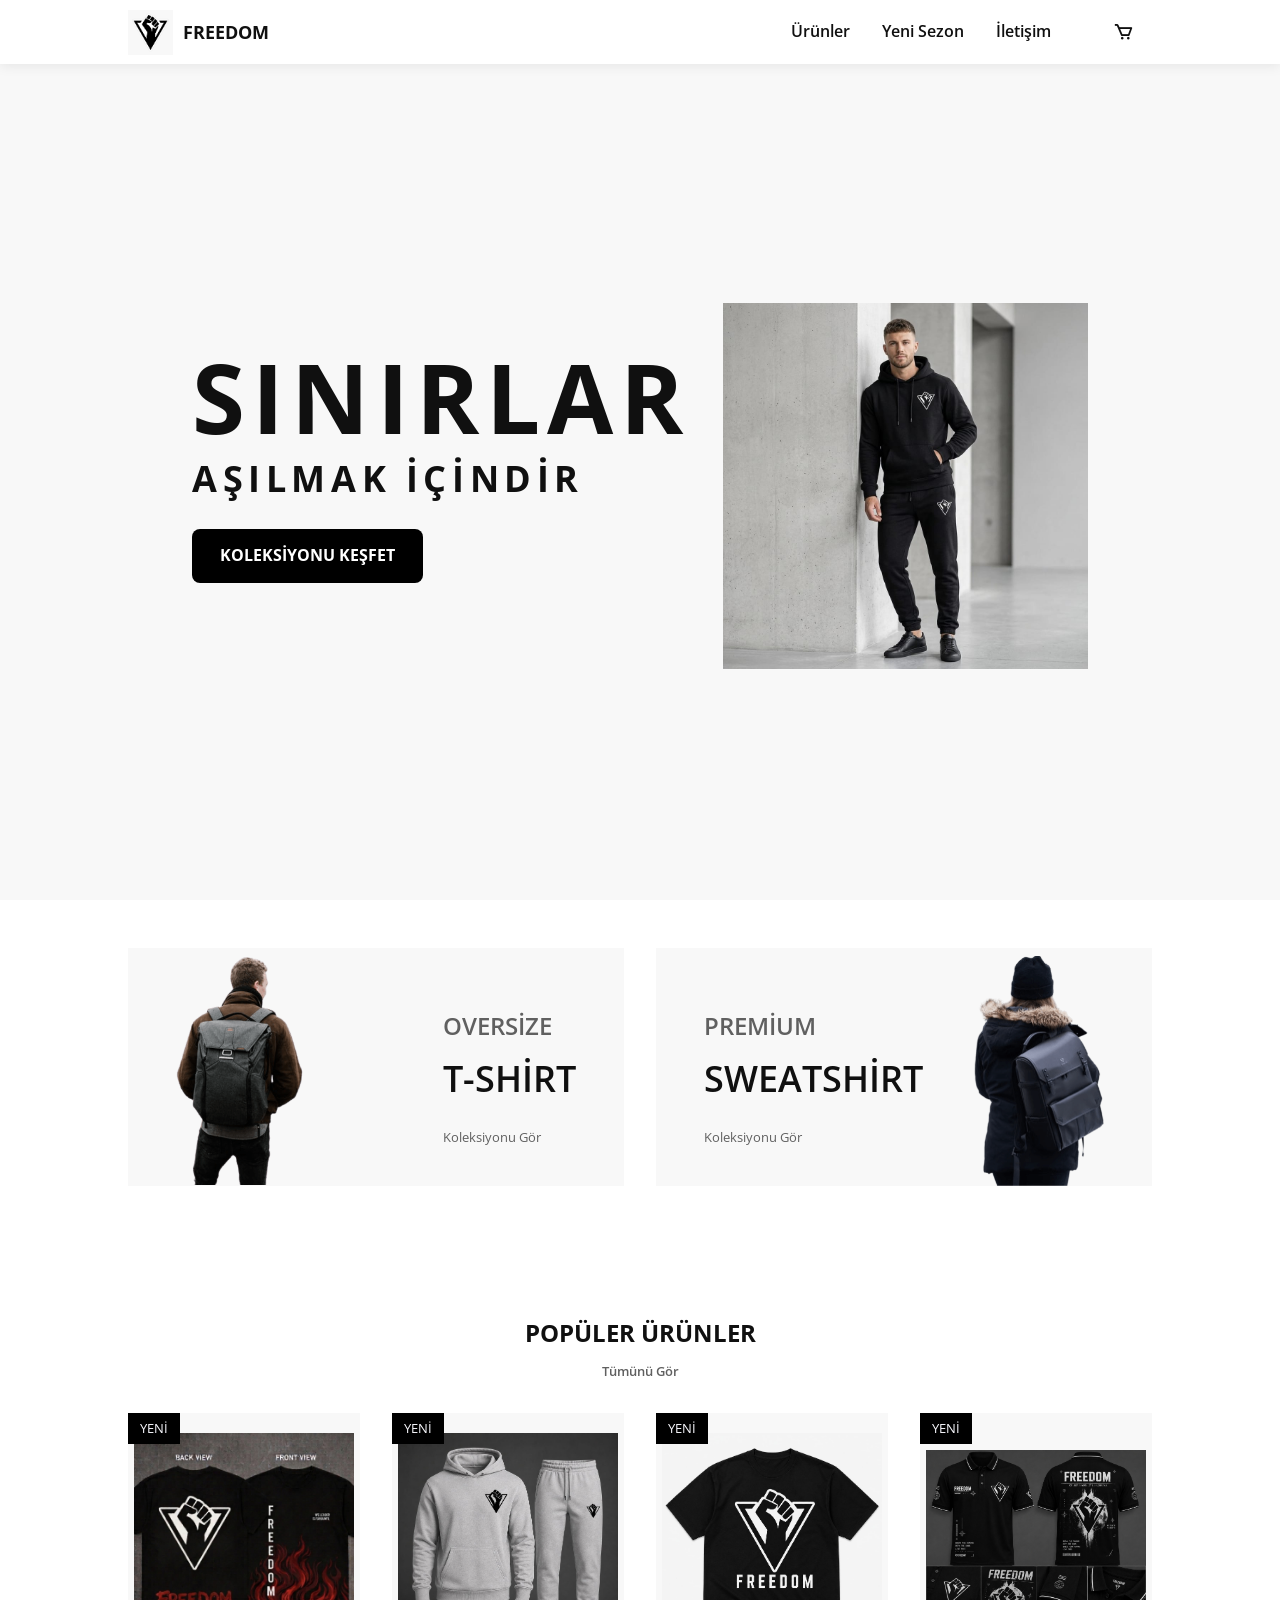
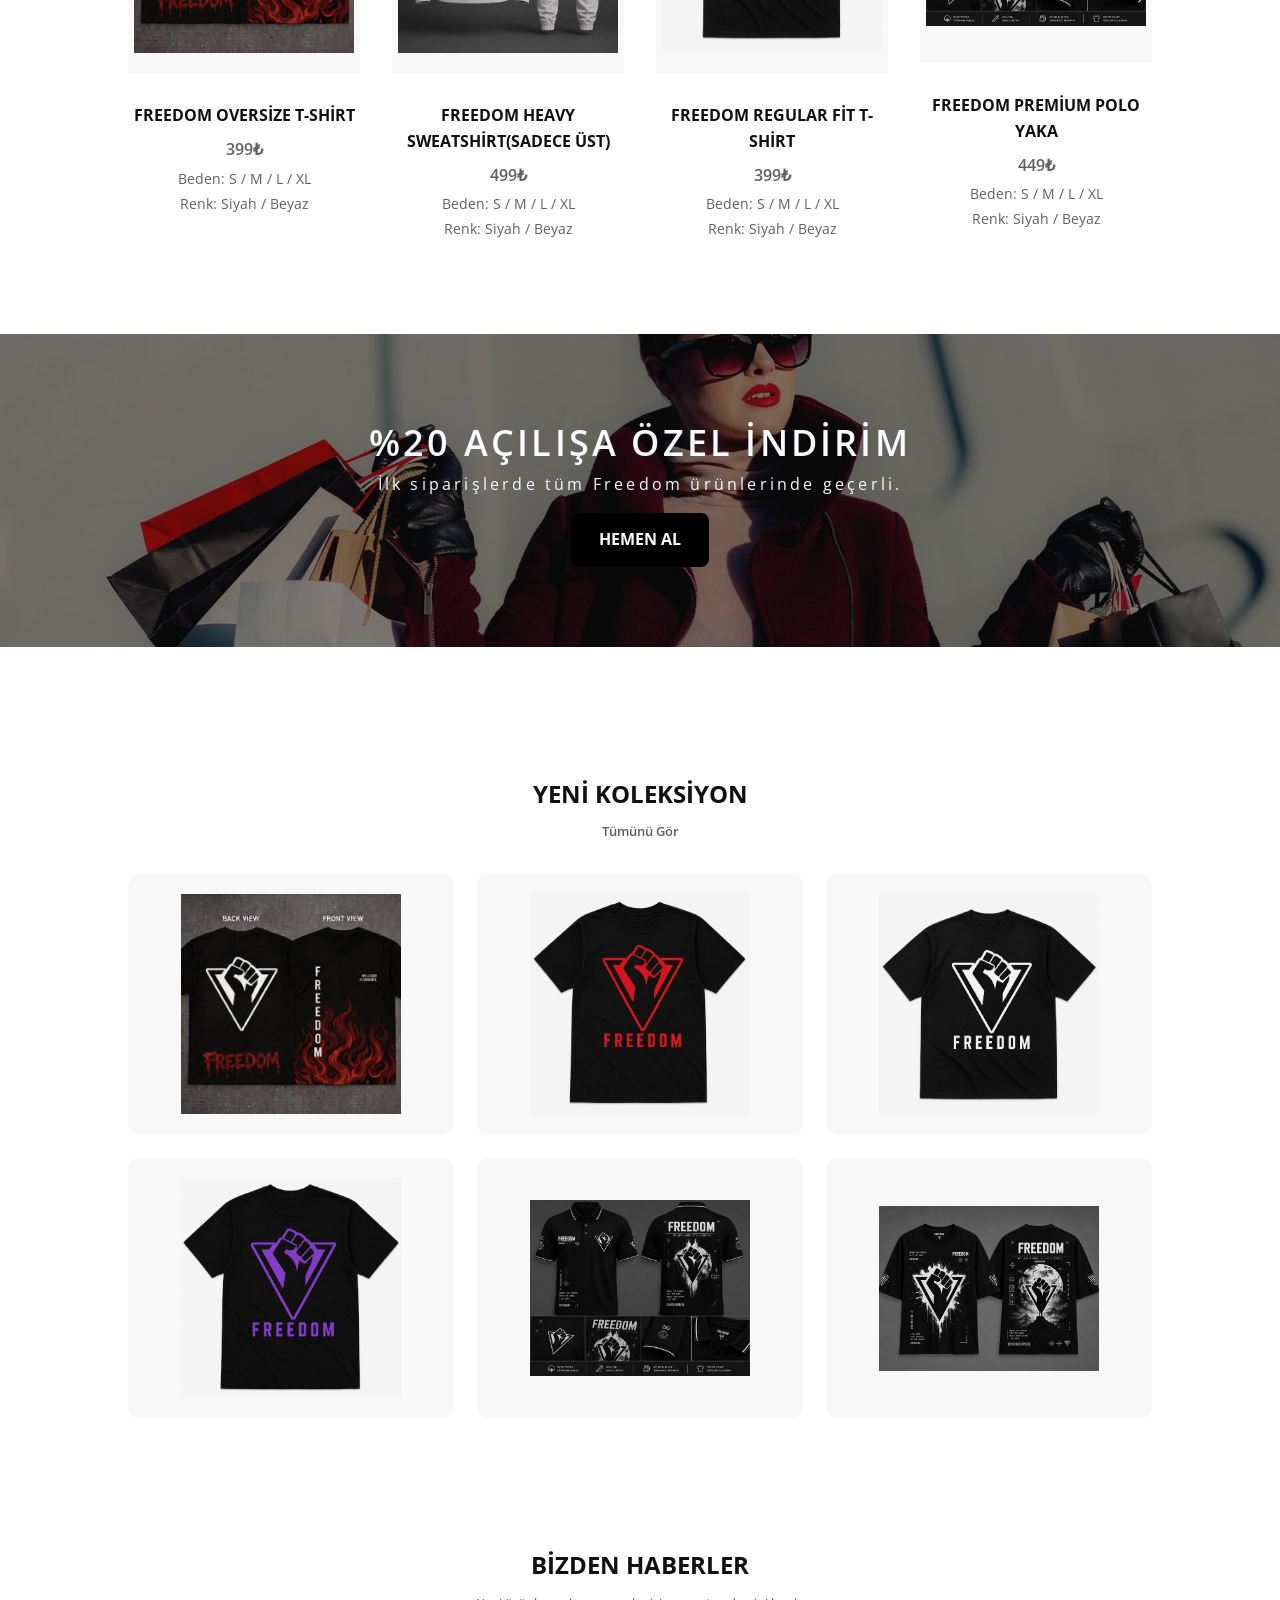
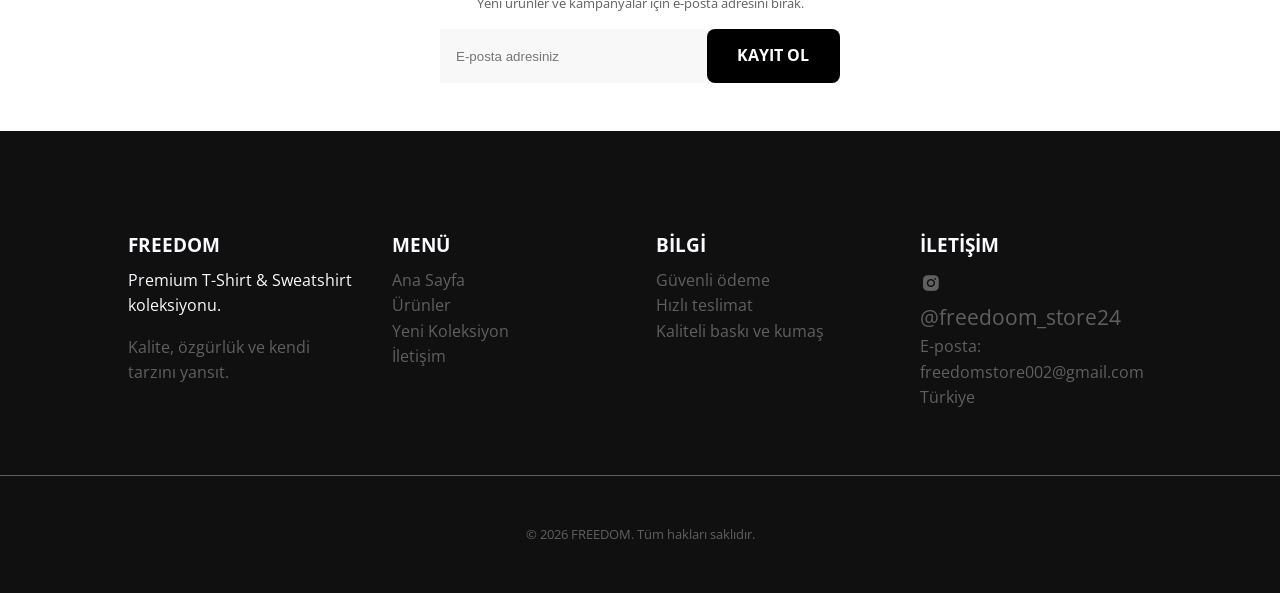
<file: index.html>
<!DOCTYPE html>
<html lang="tr">
    <head>
        <meta charset="UTF-8">
        <meta name="viewport" content="width=device-width, initial-scale=1.0">

        <!-- ===== BOXICONS ===== -->
        <link href='https://cdn.jsdelivr.net/npm/boxicons@2.0.5/css/boxicons.min.css' rel='stylesheet'>

        <!-- ===== CSS ===== -->
        <link rel="stylesheet" href="css/styles.css">

        <title>FREEDOM | Premium T-Shirts & Sweatshirts</title>
    </head>
    <body>
        <!--===== HEADER =====-->
        <header class="l-header">
            <nav class="nav bd-grid">
                <div>
                    <a href="index.html" class="nav__logo">
    <img src="img/logo.png" alt="FREEDOM Logo" class="logo" width="45">
    <span>FREEDOM</span>
    </a>
        
                </div>

                <div class="nav__menu" id="nav-menu">
    <ul class="nav__list">
        <li class="nav__item"><a href="#featured" class="nav__link">Ürünler</a></li>
        <li class="nav__item"><a href="#new" class="nav__link">Yeni Sezon</a></li>
        <li class="nav__item"><a href="#newsletter" class="nav__link">İletişim</a></li>
    </ul>
</div>

                <div>
                    <i class="bx bx-cart nav__cart"></i>
                    <i class="bx bx-menu nav__toggle" id="nav-toggle"></i>
                </div>
            </nav>
        </header>

        <main class="l-main">
            <!--===== HOME =====-->
           <section class="home" id="home">
    <div class="home__container bd-grid">
        <div class="home__data">
            <h1 class="home__title">SINIRLAR<br><span>AŞILMAK İÇİNDİR</span></h1>
            <a href="#featured" class="button">KOLEKSİYONU KEŞFET</a>
        </div>

        <img src="img/ana-sayfa.jpeg" class="home__img" alt="Freedom Hoodie">
    </div>
</section>

            <!--===== COLLECTION =====-->
            <section class="collection section">
                <div class="collection__container bd-grid">
                    <div class="collection__box">
                        <img src="img/backpackMan.png" alt="" class="collection__img">

                        <div class="collection__data">
                            <h2 class="collection__title"><span class="collection__subtitle">oversize</span><br>T-shirt</h2>
                            <a href="#" class="collection__view">Koleksiyonu Gör</a>
                        </div>
                    </div>

                    <div class="collection__box">
                        <div class="collection__data">
                            <h2 class="collection__title"><span class="collection__subtitle">premium</span><br>sweatshirt</h2>
                            <a href="#" class="collection__view">Koleksiyonu Gör</a>
                        </div>

                        <img src="img/backpackWoman.png" alt="" class="collection__img">
                    </div>
                </div>
            </section>

            <!--===== FEATURED PRODUCTS =====-->
            <section class="featured section" id="featured">
                <h2 class="section-title">POPÜLER ÜRÜNLER</h2>
                <a href="#" class="section-all">Tümünü Gör</a>

                <div class="featured__container bd-grid">
                    <a href="urun1.html" class="featured__product">
    <div class="featured__box">
        <div class="featured__new">YENİ</div>
        <img src="img/tshirt4.jpeg" class="featured__img" alt="Freedom Oversize T-Shirt">
    </div>

    <div class="featured__data">
        <h3 class="featured__name">Freedom Oversize T-Shirt</h3>
        <span class="featured__price">399₺</span>
        <p class="featured__info">Beden: S / M / L / XL</p>
        <p class="featured__info">Renk: Siyah / Beyaz</p>
    </div>
</a>

                    <a href="urun2.html" class="featured__product">
    <div class="featured__box">
        <div class="featured__new">YENİ</div>
        <img src="img/sweat4.jpeg" class="featured__img" alt="Freedom Heavy Sweatshirt">
    </div>

    <div class="featured__data">
        <h3 class="featured__name">Freedom Heavy Sweatshirt(sadece üst)</h3>
        <span class="featured__price">499₺</span>
        <p class="featured__info">Beden: S / M / L / XL</p>
        <p class="featured__info">Renk: Siyah / Beyaz</p>
    </div>
</a>

                    <div class="featured__product">
                        <div class="featured__box">
                            <div class="featured__new">YENİ</div>
                      <img src="img/tshirt8.jpeg" class="featured__img" alt="Freedom Basic Tee">
                        </div>

                        <div class="featured__data">
                            <h3 class="featured__name">Freedom regular fit T-shirt</h3>
                            <span class="featured__price">399₺</span>
                            <p class="featured__info">Beden: S / M / L / XL</p>
<p class="featured__info">Renk: Siyah / Beyaz</p>
                        </div>
                    </div>

                    <div class="featured__product">
                        <div class="featured__box">
                            <div class="featured__new">YENİ</div>
                            <img src="img/tshirt12.jpeg" class="featured__img" alt="Freedom Premium Hoodie">
                        </div>

                        <div class="featured__data">
                            <h3 class="featured__name">Freedom Premium polo yaka</h3>
                            <span class="featured__price">449₺</span>
                            <p class="featured__info">Beden: S / M / L / XL</p>
<p class="featured__info">Renk: Siyah / Beyaz</p>
                        </div>
                    </div>
                </div>
            </section>

            <!--===== OFFER =====-->
            <section class="offer section">
                <div class="offer__bg">
                    <div class="offer__data">
                        <h2 class="offer__title">%20 açılışa özel İndirim</h2>
                        <p class="offer__description">İlk siparişlerde tüm Freedom ürünlerinde geçerli.</p>

                        <a href="#" class="button">HEMEN AL</a>
                    </div>
                </div>
            </section>

            <!--===== NEW ARRIVALS =====-->
            <section class="featured section" id="new">
                <h2 class="section-title">YENİ KOLEKSİYON</h2>
                <a href="#" class="section-all">Tümünü Gör</a>

                <div class="new__container bd-grid">
                    <div class="new__box">
                      <img src="img/tshirt4.jpeg" alt="Freedom T-Shirt" class="new__img">

                        <div class="new__link">
                            <a href="#" class="button">İNCELE</a>
                        </div>
                    </div>

                    <div class="new__box">
                        <img src="img/tshirt6.jpeg" alt="Freedom T-Shirt" class="new__img">

                        <div class="new__link">
                            <a href="#" class="button">İNCELE</a>
                        </div>
                    </div>

                    <div class="new__box">
                       <img src="img/tshirt8.jpeg" alt="Freedom T-Shirt" class="new__img">

                        <div class="new__link">
                            <a href="#" class="button">İNCELE</a>
                        </div>
                    </div>

                    <div class="new__box">
                        <img src="img/tshirt3.jpeg" alt="Freedom T-Shirt" class="new__img">

                        <div class="new__link">
                            <a href="#" class="button">İNCELE</a>
                        </div>
                    </div>

                    <div class="new__box">
                        <img src="img/tshirt12.jpeg" alt="Freedom T-Shirt" class="new__img">

                        <div class="new__link">
                            <a href="#" class="button">İNCELE</a>
                        </div>
                    </div>

                    <div class="new__box">
                      <img src="img/tshirt13.jpeg" alt="Freedom T-Shirt" class="new__img">

                        <div class="new__link">
                            <a href="#" class="button">İNCELE</a>
                        </div>
                    </div>
                </div>
            </section>

            <!--===== NEWSLETTER =====-->
            <section class="newsletter section" id="subscribed">
                <div class="newsletter__container bd-grid">
                    <div class="newsletter__subscribed">
                        <h2 class="section-title">BİZDEN HABERLER</h2>
                        <p class="newsletter__description">Yeni ürünler ve kampanyalar için e-posta adresini bırak.</p>

                        <form action="" class="newsletter__form">
                            <input type="text" class="newsletter__input" placeholder="E-posta adresiniz">
                            <a href="#" class="button">KAYIT OL</a>
                        </form>
                    </div>
                </div>
            </section>

            <!--===== SPONSORS =====-->
          
        </main>

        <!--===== FOOTER =====-->
      <footer class="footer section" id="iletisim">
    <div class="footer__container bd-grid">
        <div class="footer__box">
            <h3 class="footer__title">FREEDOM</h3>
            <p class="footer__deal">Premium T-Shirt & Sweatshirt koleksiyonu.</p>
            <p class="footer__link">Kalite, özgürlük ve kendi tarzını yansıt.</p>
        </div>

        <div class="footer__box">
            <h3 class="footer__title">MENÜ</h3>
            <ul>
                <li><a href="#home" class="footer__link">Ana Sayfa</a></li>
                <li><a href="#featured" class="footer__link">Ürünler</a></li>
                <li><a href="#new" class="footer__link">Yeni Koleksiyon</a></li>
                <li><a href="#iletisim" class="footer__link">İletişim</a></li>
            </ul>
        </div>

        <div class="footer__box">
            <h3 class="footer__title">BİLGİ</h3>
            <ul>
                <li><span class="footer__link">Güvenli ödeme</span></li>
                <li><span class="footer__link">Hızlı teslimat</span></li>
                <li><span class="footer__link">Kaliteli baskı ve kumaş</span></li>
            </ul>
        </div>

        <div class="footer__box">
    <h3 class="footer__title">İLETİŞİM</h3>

    <a href="https://instagram.com/freedoom_store24" target="_blank" class="footer__social">
        <i class='bx bxl-instagram-alt'></i> @freedoom_store24
    </a>

    <p class="footer__link">E-posta: freedomstore002@gmail.com</p>
    <p class="footer__link">Türkiye</p>
</div>
    </div>

    <p class="footer__copy">&#169; 2026 FREEDOM. Tüm hakları saklıdır.</p>
</footer>

        <!--===== MAIN JS =====-->
        <script src="js/main.js"></script>
    </body>
</html>
</file>
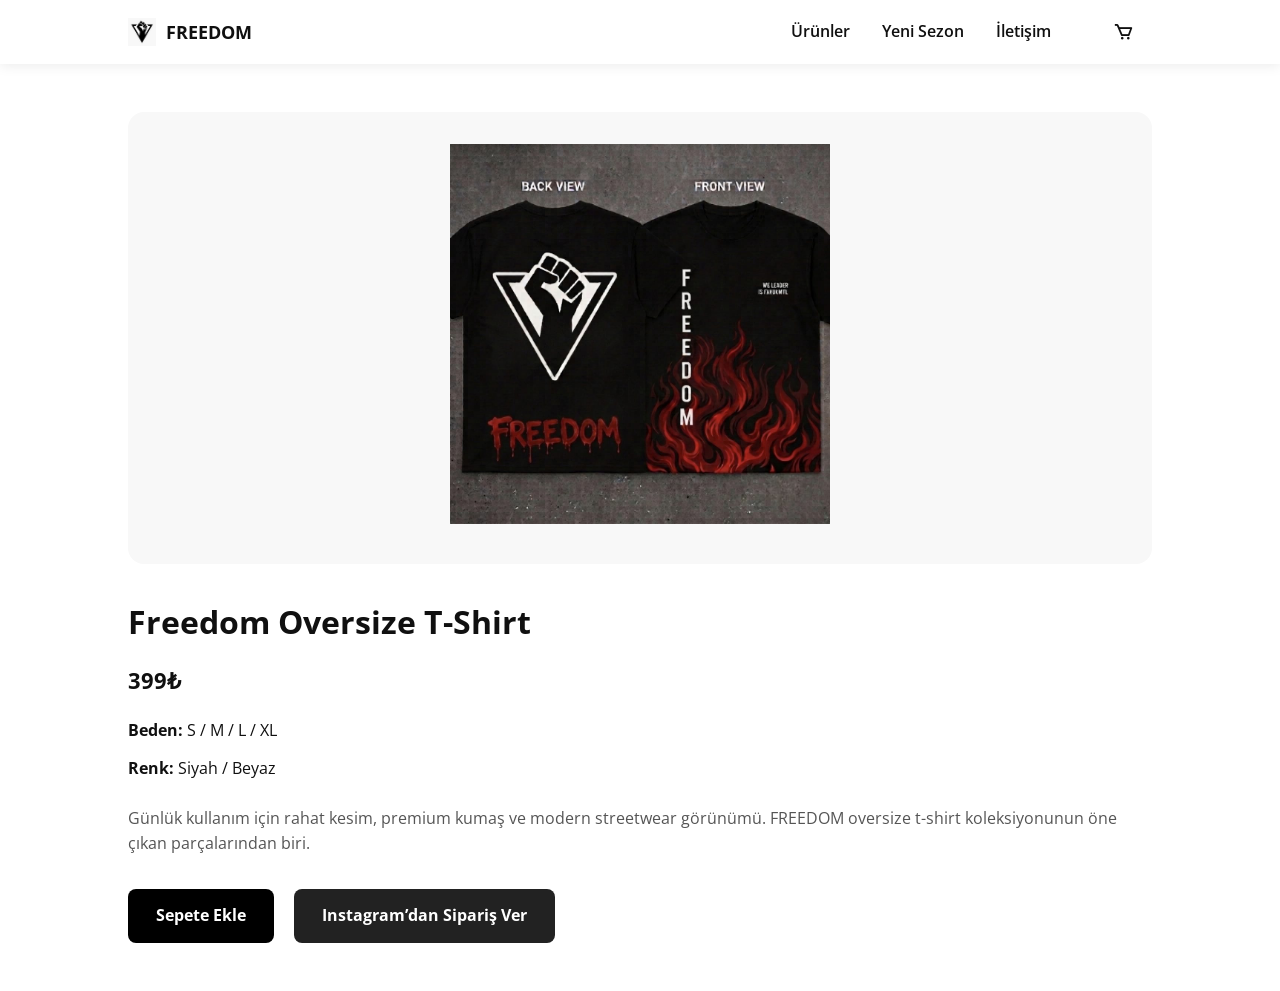
<file: urun1.html>
<!DOCTYPE html>
<html lang="tr">
<head>
    <meta charset="UTF-8">
    <meta name="viewport" content="width=device-width, initial-scale=1.0">
    <title>Freedom Oversize T-Shirt | FREEDOM</title>

    <link href='https://cdn.jsdelivr.net/npm/boxicons@2.0.5/css/boxicons.min.css' rel='stylesheet'>
    <link rel="stylesheet" href="css/styles.css">
</head>
<body>

    <header class="l-header">
        <nav class="nav bd-grid">
            <div>
                <a href="index.html" class="nav__logo">
                    <img src="img/logo.png" alt="FREEDOM Logo" class="logo-img">
                    <span>FREEDOM</span>
                </a>
            </div>

            <div class="nav__menu">
                <ul class="nav__list">
                    <li class="nav__item"><a href="index.html#featured" class="nav__link">Ürünler</a></li>
                    <li class="nav__item"><a href="index.html#new" class="nav__link">Yeni Sezon</a></li>
                    <li class="nav__item"><a href="index.html#iletisim" class="nav__link">İletişim</a></li>
                </ul>
            </div>

            <div>
                <a href="index.html#featured" class="nav__cart-link">
                    <i class='bx bx-cart nav__cart'></i>
                </a>
            </div>
        </nav>
    </header>

    <main class="section" style="padding-top: 7rem;">
        <div class="bd-grid" style="grid-template-columns: 1fr; gap: 3rem;">
            
            <div style="display: grid; grid-template-columns: 1fr; gap: 2rem; align-items: center;">
                
                <div style="background:#f8f8f8; border-radius:16px; padding:2rem; text-align:center;">
                    <img src="img/tshirt4.jpeg" alt="Freedom Oversize T-Shirt" style="max-width: 100%; width: 380px;">
                </div>

                <div>
                    <h1 style="font-size:2rem; margin-bottom:1rem;">Freedom Oversize T-Shirt</h1>
                    <p style="font-size:1.4rem; font-weight:700; margin-bottom:1.2rem;">399₺</p>

                    <p style="margin-bottom:.8rem;"><strong>Beden:</strong> S / M / L / XL</p>
                    <p style="margin-bottom:1.5rem;"><strong>Renk:</strong> Siyah / Beyaz</p>

                    <p style="margin-bottom:2rem; color:#555;">
                        Günlük kullanım için rahat kesim, premium kumaş ve modern streetwear görünümü.
                        FREEDOM oversize t-shirt koleksiyonunun öne çıkan parçalarından biri.
                    </p>

                    <a href="#" class="button" style="margin-right: 1rem;">Sepete Ekle</a>
                    <a href="https://instagram.com/freedoom_store24" target="_blank" class="button" style="background:#222;">Instagram’dan Sipariş Ver</a>
                </div>

            </div>
        </div>
    </main>

</body>
</html>
</file>
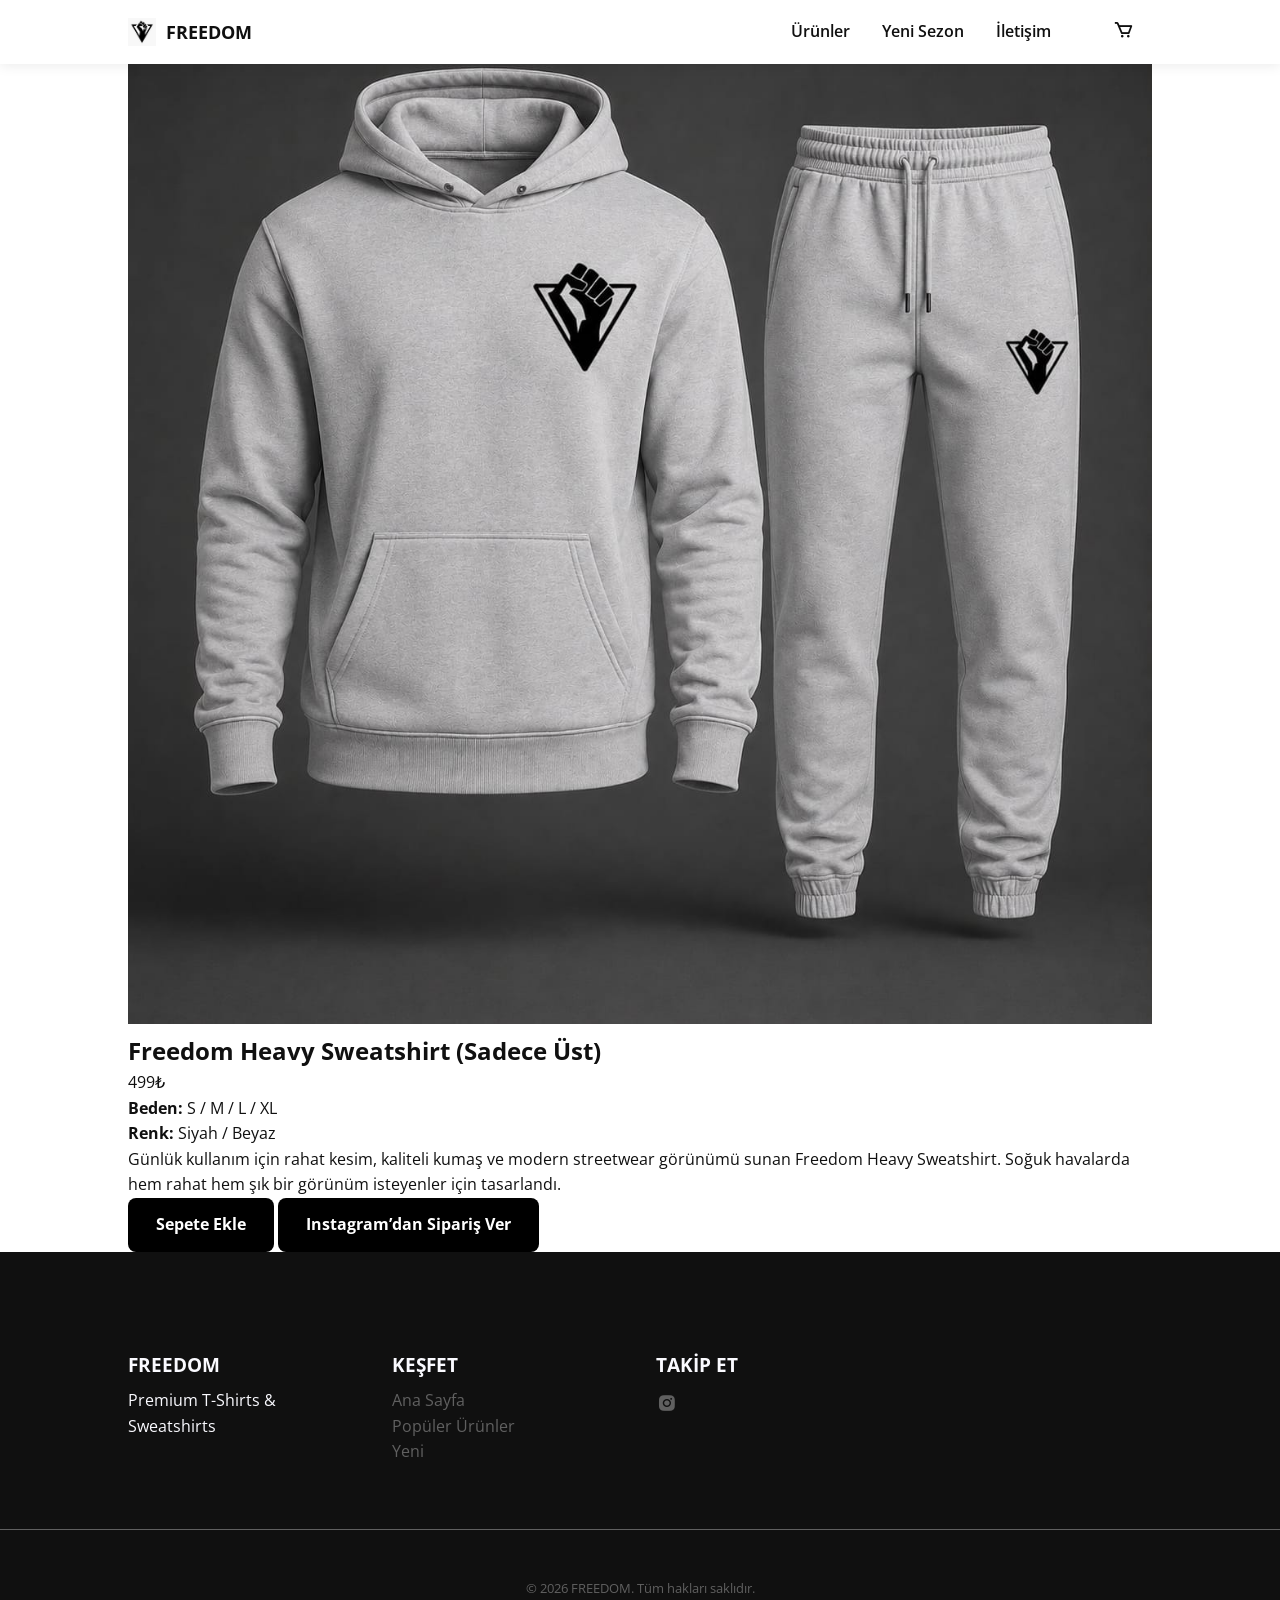
<file: urun2.html>
<!DOCTYPE html>
<html lang="tr">
<head>
  <meta charset="UTF-8">
  <meta name="viewport" content="width=device-width, initial-scale=1.0">
  <title>Freedom Heavy Sweatshirt | FREEDOM</title>

  <!-- CSS -->
  <link rel="stylesheet" href="css/styles.css">

  <!-- BOX ICONS -->
  <link href="https://cdn.jsdelivr.net/npm/boxicons@2.0.5/css/boxicons.min.css" rel="stylesheet">
</head>
<body>

  <!--===== HEADER =====-->
  <header class="l-header" id="header">
    <nav class="nav bd-grid">
      <a href="index.html" class="nav__logo">
        <img src="img/logo.png" alt="Freedom Logo" class="logo-img">
        <span>FREEDOM</span>
      </a>

      <div class="nav__menu" id="nav-menu">
        <ul class="nav__list">
          <li class="nav__item"><a href="index.html#featured" class="nav__link">Ürünler</a></li>
          <li class="nav__item"><a href="index.html#new" class="nav__link">Yeni Sezon</a></li>
          <li class="nav__item"><a href="index.html#footer" class="nav__link">İletişim</a></li>
        </ul>
      </div>

      <div class="nav__shop">
        <a href="#" class="nav__cart"><i class='bx bx-cart'></i></a>
        <div class="nav__toggle" id="nav-toggle">
          <i class='bx bx-menu'></i>
        </div>
      </div>
    </nav>
  </header>

  <!--===== PRODUCT DETAIL =====-->
  <main class="product-page">
    <section class="product-detail bd-grid">
      
      <div class="product-detail__img">
        <img src="img/sweat4.jpeg" alt="Freedom Heavy Sweatshirt">
      </div>

      <div class="product-detail__content">
        <h1 class="product-detail__title">Freedom Heavy Sweatshirt (Sadece Üst)</h1>
        <span class="product-detail__price">499₺</span>

        <p class="product-detail__info"><strong>Beden:</strong> S / M / L / XL</p>
        <p class="product-detail__info"><strong>Renk:</strong> Siyah / Beyaz</p>

        <p class="product-detail__description">
          Günlük kullanım için rahat kesim, kaliteli kumaş ve modern streetwear görünümü sunan
          Freedom Heavy Sweatshirt. Soğuk havalarda hem rahat hem şık bir görünüm isteyenler için tasarlandı.
        </p>

        <div class="product-detail__buttons">
          <a href="#" class="button">Sepete Ekle</a>
          <a href="https://instagram.com/freedoom_store24" target="_blank" class="button">
            Instagram’dan Sipariş Ver
          </a>
        </div>
      </div>

    </section>
  </main>

  <!--===== FOOTER =====-->
  <footer class="footer section" id="footer">
    <div class="footer__container bd-grid">
      <div class="footer__box">
        <h3 class="footer__title">FREEDOM</h3>
        <p class="footer__deal">Premium T-Shirts & Sweatshirts</p>
      </div>

      <div class="footer__box">
        <h3 class="footer__title">KEŞFET</h3>
        <ul>
          <li><a href="index.html" class="footer__link">Ana Sayfa</a></li>
          <li><a href="index.html#featured" class="footer__link">Popüler Ürünler</a></li>
          <li><a href="index.html#new" class="footer__link">Yeni</a></li>
        </ul>
      </div>

      <div class="footer__box">
        <h3 class="footer__title">TAKİP ET</h3>
        <a href="https://instagram.com/freedoom_store24" target="_blank" class="footer__social">
          <i class='bx bxl-instagram-alt'></i>
        </a>
      </div>
    </div>

    <p class="footer__copy">&#169; 2026 FREEDOM. Tüm hakları saklıdır.</p>
  </footer>

  <!--===== MAIN JS =====-->
  <script src="js/main.js"></script>
</body>
</html>
</file>
<file: css/styles.css>
/*===== GOOGLE FONTS =====*/
@import url("https://fonts.googleapis.com/css2?family=Open+Sans:wght@400;600;700&display=swap");

/*===== VARIABLES CSS =====*/
:root {
  --header-height: 3rem;
  --font-semi: 600;
  --font-bold: 700;
}

/*===== Colores =====*/
:root {
  --first-color: #000000;
  --first-color-alt: #222222;
  --white-color: #FAFAFF;
  --dark-color: #101010;
  --dark-color-light: #606060;
  --gray-color: #F8F8F8;
}

/*===== Fuente y tipografia =====*/
:root {
  --body-font: 'Open Sans', sans-serif;
  --big-font-size: 3rem;
  --h1-font-size: 1.5rem;
  --h2-font-size: 1.25rem;
  --normal-font-size: .938rem;
  --small-font-size: .75rem;
}

@media screen and (min-width: 767px) {
  :root {
    --big-font-size: 6rem;
    --h1-font-size: 2.25rem;
    --h2-font-size: 1.5rem;
    --normal-font-size: 1rem;
    --small-font-size: .813rem;
  }
}

/*===== Margenes =====*/
:root {
  --mb-1: 0.5rem;
  --mb-2: 1rem;
  --mb-3: 1.5rem;
  --mb-4: 2rem;
}

/*===== z index =====*/
:root {
  --z-tooltip: 10;
  --z-fixed: 100;
}

/*===== BASE =====*/
*, ::before, ::after {
  box-sizing: border-box;
}

html {
  scroll-behavior: smooth;
}

body {
  margin: var(--header-height) 0 0 0;
  font-family: var(--body-font);
  font-size: var(--normal-font-size);
  color: var(--dark-color);
  line-height: 1.6;
}

h1, h2, p {
  margin: 0;
}

ul {
  margin: 0;
  padding: 0;
  list-style: none;
}

a {
  text-decoration: none;
  color: var(--dark-color);
}

img {
  max-width: 100%;
  height: auto;
}

/*===== CLASS CSS ===== */
.section
{
  padding: 3rem 0;
}

.section-title
{
  font-size: var(--h2-font-size);
  color: var(--dark-color);
  margin: var(--mb-4) 0 var(--mb-1);
  text-align: center;
}

.section-all
{
  display: block;
  font-size: var(--small-font-size);
  font-weight: var(--font-semi);
  color: var(--dark-color-light);
  text-align: center;
  margin-bottom: var(--mb-2);
}

/*===== LAYOUT =====*/
.bd-grid
{
  max-width: 1024px;
  display: grid;
  grid-template-columns: 100%;
  grid-column-gap: 2rem;
  width: calc(100% - 3rem);
  margin-left: var(--mb-3);
  margin-right: var(--mb-3);
}

.l-header
{
  width: 100%;
  position: fixed;
  top: 0;
  left: 0;
  z-index: var(--z-fixed);
  background:#fff;
box-shadow:0 2px 12px rgba(0,0,0,.08);
}

/*===== NAV =====*/
.nav
{
  height: var(--header-height);
  display: flex;
  justify-content: space-between;
  align-items: center;
}

@media screen and (max-width: 767px)
{
  .nav__menu
  {
    position: fixed;
    top: var(--header-height);
    right: -100%;
    width: 80%;
    height: 100%;
    padding: 2rem;
    background-color: var(--white-color);
    transition: .5s;
  }

  .nav__item
  {
    margin-bottom: var(--mb-4);
  }

  .nav__link
  {
    color: var(--dark-color);
    font-weight: var(--font-semi);
  }

  .nav__link:hover
  {
    color: var(--first-color);
  }

  .nav__logo
  {
    font-weight: var(--font-bold);
  }

  .nav__cart
  {
    font-size: 1.5rem;
    margin-right: var(--mb-2);
  }

  .nav__toggle
  {
    font-size: 1.5rem;
    cursor: pointer;
  }
}


/*=== Show menu ===*/
.show
{
  right: 0;
}

.active
{
  color: var(--first-color);
}

/*===== HOME =====*/
.home
{
  background-color: var(--gray-color);
}

.home__container
{
  position: relative;
  min-height: calc(100vh - 3rem);
  display: flex;
  flex-direction: column;
  justify-content: center;
  row-gap: 2rem;
  padding: 2rem 1rem 3rem;
}

.home__data
{
  z-index: 2;
  text-align: center;
}

.home__title
{
  font-size: var(--big-font-size);
  line-height: 1;
  letter-spacing: .35rem;
  margin-bottom: 2rem;
}

.home__title span
{
  display: block;
  font-size: var(--h1-font-size);
  margin-top: 1rem;
}

.home__img
{
  display: block;
  width: 280px;
  max-width: 100%;
  height: auto;
  margin: 0 auto;
  object-fit: contain;
}


/*BUTTONS*/
.button
{
  display: inline-block;
  background:#000;
  color:#fff;
  padding:14px 28px;
 border-radius:8px;
  font-weight:700;
  transition:.3s;
}

.button:hover{
  background:#333;
  transform:translateY(-2px);
}


/*===== COLLECTION =====*/
.collection__container
{
  row-gap: 2rem;
}

.collection__box
{
  display: flex;
  justify-content: space-between;
  align-items: center;
  padding: 0 1.5rem;
  background-color: var(--gray-color);
  transition: .3s;
}

.collection__box:hover
{
  transform: translateY(-.5rem);
}

.collection__img
{
  width: 100px;
}

.collection__title
{
  font-size: var(--h1-font-size);
  list-style: 1.2;
  margin-bottom: var(--mb-2);
  text-transform: uppercase;
  font-weight: var(--font-semi);
}

.collection__subtitle
{
  font-size: var(--h2-font-size);
  color: var(--dark-color-light);
}

.collection__view
{
  font-size: var(--small-font-size);
  color: var(--dark-color-light);
}

.collection__view:hover
{
  text-decoration: underline;
}

/*===== FEATURED PRODUCTS =====*/
.featured__container
{
  row-gap: 2rem;
}

.featured__product
{
  display: block;
  color: var(--dark-color);
  transition: .3s;
}

.featured__product:hover
{
  transform: translateY(-.5rem);
}

.featured__box
{
   position: relative;
    display: flex;
    justify-content: center;
    align-items: center;
    background-color: var(--gray-color);

    min-height: 250px;
}
.featured__img{
    width: 220px;
    height: auto;
    display: block;
  }
.featured__new
{
  position: absolute;
  top: 0;
  left: 0;
  background-color: var(--first-color);
  color: var(--white-color);
  padding: .3rem .75rem;
  font-size: var(--small-font-size);
}

.featured__data
{
  text-align: center;
    margin-top: 30px;
}

.featured__name
{
  margin-bottom: var(--mb-1);
  text-transform: uppercase;
  font-size: var(--normal-font-size);
}

.featured__price
{
  color: var(--dark-color-light);
  font-weight: var(--font-semi);
}

.featured__info
{
  font-size: 0.85rem;
  color: var(--dark-color-light);
  margin-top: 6px;
  line-height: 1.4;
}


/*===== OFFER =====*/
.offer__bg
{
  background: url('../img/offer.jpg') no-repeat center/cover;
  text-align: center;
}

.offer__data
{
  padding: 3.5rem .25rem;
  background: rgba(0, 0, 0, .5);
  color: var(--white-color);
}

.offer__title
{
  font-size: var(--h1-font-size);
  letter-spacing: .2rem;
  text-transform: uppercase;
  font-weight: var(--font-semi);
}

.offer__description
{
  margin-bottom: var(--mb-2);
  letter-spacing: .2rem;
}


/*===== NEW ARRIVALS =====*/
.new__container
{
  display: grid;
  grid-template-columns: repeat(2, 1fr);
  gap: 1.5rem;
}

.new__box
{
  position: relative;
  background-color: var(--gray-color);
  overflow: hidden;
  border-radius: 10px;
  padding: 12px;
  min-height: 260px;

  display: flex;
  justify-content: center;
  align-items: center;
}

.new__img
{
  width: 100%;
  max-width: 220px;
  height: 220px;
  object-fit: contain;
  display: block;
  margin: 0 auto;
}

.new__box:hover .new__link
{
  bottom: 0;
}

.new__link
{
  position: absolute;
  left: 0;
  bottom: -100%;
  width: 100%;
  height: 100%;
  display: flex;
  justify-content: center;
  align-items: center;
  background: rgba(0, 0, 0, 0.18);
  transition: .3s;
}


/*===== NEWSLETTER =====*/
.newsletter
{
  text-align: center;
}

.newsletter__description
{
  margin-bottom: var(--mb-2);
  font-size: var(--small-font-size);
  color: var(--dark-color-light);
}

.newsletter__form
{
  display: grid;
  grid-template-columns: 1fr .5fr;
}

.newsletter__input
{
  outline: none;
  border: none;
  background-color: var(--gray-color);
  padding: 0 1rem;
}


/*===== SPONSORS =====*/
.sponsors__container
{
  grid-template-columns: repeat(2, 1fr);
  row-gap: 2rem;
  padding: 1.5rem 0;
}

.sponsors__logo
{
  display: flex;
  justify-content: center;
}

.sponsors__logo img
{
  width: 80px;
  filter: opacity(70%);
}

.sponsors__logo img:hover
{
  filter: none;
}

/*===== FOOTER =====*/
.footer
{
  background-color: var(--dark-color);
  color: var(--white-color);
}

.footer__container
{
  row-gap: 1.5rem;
  margin-bottom: var(--mb-4);
}

.footer__title
{
  margin-bottom: var(--mb-1);
}

.footer__deal
{
  margin-bottom: var(--mb-2);
}

.footer__store
{
  width: 100px;
}

.footer__link, .footer__social
{
  color: var(--dark-color-light);
}

.footer__link:hover
{
  text-decoration: underline;
}

.footer__social
{
  font-size: 1.3rem;
  margin-right: var(--mb-1);
}

.footer__copy
{
  border-top: 1px solid var(--dark-color-light);
  padding-top: 3rem;
  text-align: center;
  color: var(--dark-color-light);
  font-size: var(--small-font-size);
}


@media screen and (min-width: 768px)
{
  body
  {
    margin: 0;
  }

  .section-all
  {
    margin-bottom: var(--mb-4);
  }

  .nav
  {
    height: calc(var(--header-height) + 1rem);
    display: flex;
    align-items: center;
    justify-content: space-between;
  }

  .nav__logo
  {
    display: flex;
    align-items: center;
    gap: 10px;
    font-weight: var(--font-bold);
  }

  .nav__menu
  {
    margin-left: auto;
    margin-right: 1.5rem;
  }

  .nav__list
  {
    display: flex;
    align-items: center;
    gap: 2rem;
  }

  .nav__item
  {
    margin: 0;
  }

  .nav__link
  {
    display: inline-block;
    font-weight: var(--font-semi);
  }

  .nav__cart
  {
    font-size: 1.3rem;
    cursor: pointer;
    margin-right: .75rem;
    padding: 6px;
  }

  .nav__toggle
  {
    display: none;
  }

  .home__container
  {
    height: 100vh;
  }

  .home__data
  {
    padding: 0;
    height: max-content;
    align-self: center;
  }

  .home__title
  {
    line-height: 1.1;
  letter-spacing: .5rem;
  }
.home__title span
{
  display: block;
  margin-top: 1rem;
  font-size: var(--h1-font-size);
  letter-spacing: .35rem;
}
  .home__img
  {
    width: 370px;
  }

  .collection__container
  {
    grid-template-columns: repeat(2, 1fr);
    grid-template-rows: 1fr;
  }

  .collection__box
  {
    padding: .5rem 3rem 0;
  }

  .collection__img
  {
    width: 130px;
  }

  .featured__container,
  .sponsors__container,
  .footer__container
  {
    grid-template-columns: repeat(4, 1fr);
  }

  .offer__data
  {
    padding: 5rem 0;
  }

  .new__container
  {
    grid-template-columns: repeat(3, 1fr);
  }

  .newsletter__form
  {
    width: 400px;
    margin: 0 auto;
  }

  .footer__container
  {
    padding: 2rem 0;
  }
}

@media screen and (min-width: 1024px)
{
  .bd-grid
  {
    margin-left: auto;
    margin-right: auto;
  }

  .home__container
  {
    min-height: calc(100vh - 3rem);
    display: grid;
    grid-template-columns: 1fr 1fr;
    justify-content: space-between;
    align-items: center;
    column-gap: 2rem;
    padding: 5rem 4rem 3rem;
  }

  .home__data
  {
    text-align: left;
    max-width: 520px;
    z-index: 2;
    padding-top: 0;
    align-self: center;
  }

  .home__title
  {
    margin-bottom: 2rem;
    line-height: 1;
    letter-spacing: .45rem;
  }

  .home__title span
  {
    display: block;
    margin-top: 1rem;
    font-size: var(--h1-font-size);
    letter-spacing: .35rem;
  }

  .home__img
  {
    width: 760px;
    max-width: 100%;
    margin: 0;
    justify-self: end;
    transform: translateY(20px);
  }
}

.logo-img
{
  width: 28px !important;
  height: 28px !important;
  object-fit: contain;
}

.nav__logo span
{
  font-size: 18px;
  font-weight: bold;
}
.nav__logo
{
  display: flex;
  align-items: center;
  gap: 10px;
  line-height: 1;
}

.logo-img
{
  display: block;
}

@media screen and (max-width: 768px)
{
  .nav__logo
  {
    display: flex;
    align-items: center;
    gap: 10px;
  }

  .nav__logo span
  {
    display: inline-block;
    line-height: 1;
    transform: translateY(1px);
  }
}

.featured__img
{
  width: 220px;
  height: auto;
  display: block;
  margin: 20px auto;
}
</file>
